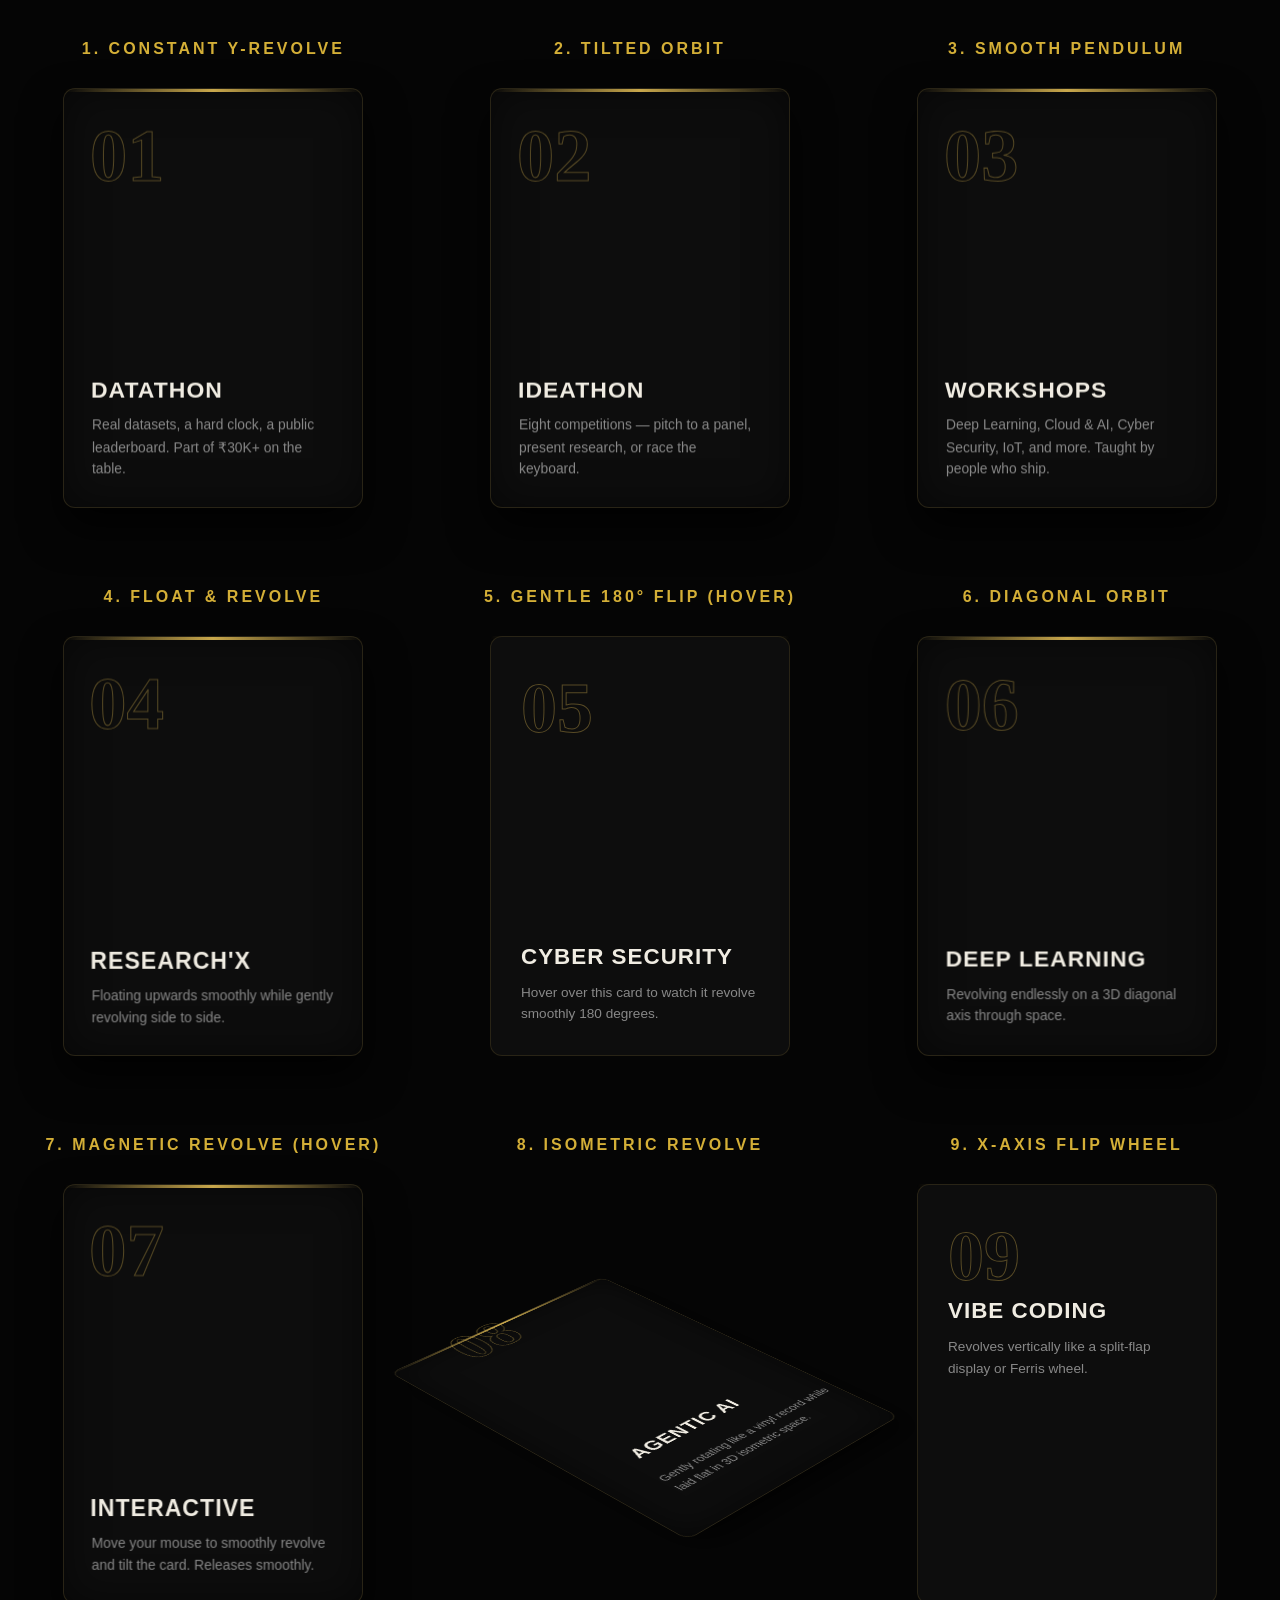
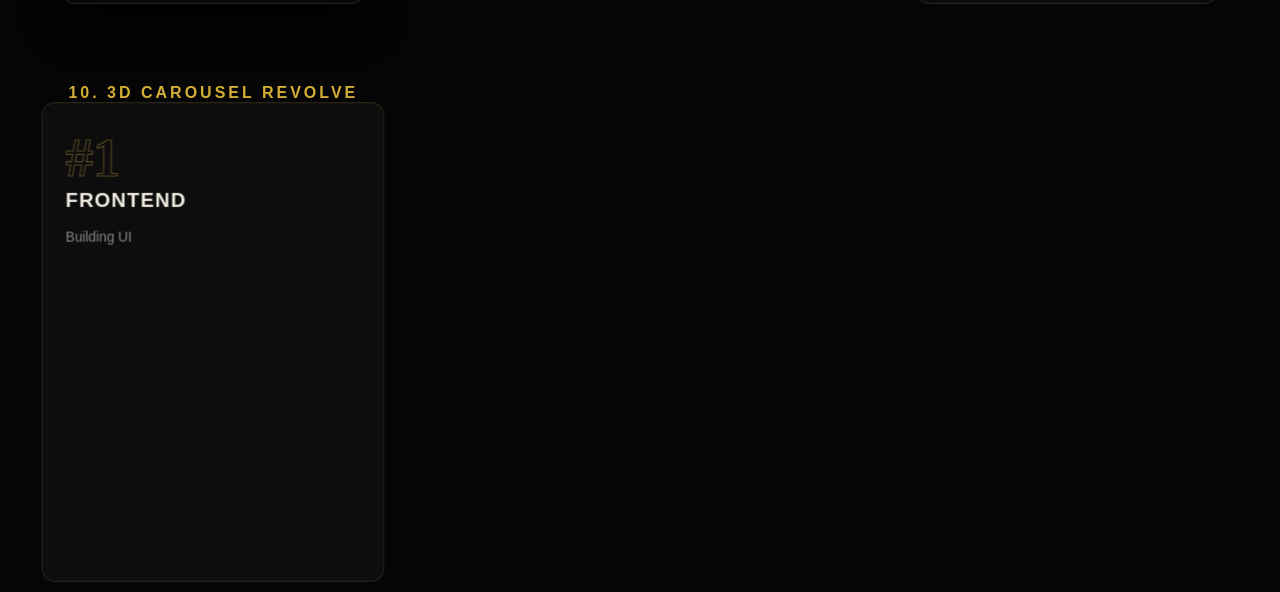
<file: animations/index.html>
<!DOCTYPE html>
<html lang="en">

<head>
    <meta charset="UTF-8">
    <meta name="viewport" content="width=device-width, initial-scale=1.0">
    <title>10 3D Card Animations - Black & Gold</title>
    <style>
        :root {
            /* Vyuha Brand Colors */
            --bg: #050505;
            --bg-light: #0a0a0a;
            --bg-card: #0d0d0d;
            --gold: #C9A84C;
            --gold-light: #D4AF37;
            --gold-dim: rgba(201, 168, 76, 0.15);
            --gold-glow: rgba(201, 168, 76, 0.3);
            --white: #f0ece2;
            --gray: #888888;
        }

        body {
            margin: 0;
            padding: 40px;
            background: var(--bg);
            color: var(--white);
            font-family: 'Inter', sans-serif;
            min-height: 100vh;
            overflow-x: hidden;
            display: grid;
            grid-template-columns: repeat(auto-fit, minmax(320px, 1fr));
            gap: 80px;
            justify-items: center;
            align-items: center;
        }

        .demo-wrapper {
            display: flex;
            flex-direction: column;
            align-items: center;
            gap: 30px;
            width: 100%;
        }

        .demo-title {
            font-size: 1rem;
            color: var(--gold-light);
            font-weight: 600;
            text-transform: uppercase;
            letter-spacing: 3px;
        }

        /* Base Card Styling - Black & Gold */
        .card {
            width: 300px;
            height: 420px;
            background: var(--bg-card);
            border: 1px solid var(--gold-dim);
            border-radius: 12px;
            padding: 30px;
            box-sizing: border-box;
            position: relative;
            transform-style: preserve-3d;
            box-shadow: 0 20px 40px rgba(0, 0, 0, 0.8), inset 0 0 40px rgba(0, 0, 0, 0.5);
            display: flex;
            flex-direction: column;
        }

        .card::before {
            content: '';
            position: absolute;
            top: 0;
            left: 0;
            width: 100%;
            height: 3px;
            background: linear-gradient(90deg, transparent, var(--gold), transparent);
            border-top-left-radius: 12px;
            border-top-right-radius: 12px;
        }

        .card-number {
            font-size: 4.5rem;
            font-weight: 900;
            color: transparent;
            -webkit-text-stroke: 1px rgba(201, 168, 76, 0.4);
            margin-bottom: auto;
            transform: translateZ(40px);
            font-family: 'Playfair Display', serif;
        }

        .card-title {
            font-size: 1.4rem;
            font-weight: 700;
            text-transform: uppercase;
            margin-bottom: 12px;
            transform: translateZ(30px);
            color: var(--white);
            letter-spacing: 1px;
        }

        .card-desc {
            font-size: 0.85rem;
            color: var(--gray);
            line-height: 1.6;
            transform: translateZ(20px);
        }

        /* =========================================
           1. Smooth Continuous Revolve (Y-Axis)
           ========================================= */
        .anim-1-wrapper {
            perspective: 1200px;
        }

        .anim-1 {
            animation: revolveY 14s linear infinite;
        }

        @keyframes revolveY {
            from {
                transform: rotateY(0deg);
            }

            to {
                transform: rotateY(360deg);
            }
        }

        /* =========================================
           2. Tilted Orbit (Smooth 360 Revolve)
           ========================================= */
        .anim-2-wrapper {
            perspective: 1200px;
        }

        .anim-2 {
            animation: orbitY 8s linear infinite;
        }

        @keyframes orbitY {
            0% {
                transform: rotateX(15deg) rotateY(0deg) translateZ(40px);
            }

            100% {
                transform: rotateX(15deg) rotateY(360deg) translateZ(40px);
            }
        }

        /* =========================================
           3. Gentle Pendulum Revolve
           ========================================= */
        .anim-3-wrapper {
            perspective: 1200px;
        }

        .anim-3 {
            animation: pendulum 6s ease-in-out infinite;
        }

        @keyframes pendulum {

            0%,
            100% {
                transform: rotateY(-25deg);
            }

            50% {
                transform: rotateY(25deg);
            }
        }

        /* =========================================
           4. Floating & Revolving (Y + Transform)
           ========================================= */
        .anim-4-wrapper {
            perspective: 1000px;
        }

        .anim-4 {
            animation: floatRevolve 10s ease-in-out infinite;
        }

        @keyframes floatRevolve {

            0%,
            100% {
                transform: translateY(0) rotateY(-15deg);
                box-shadow: 0 20px 40px rgba(0, 0, 0, 0.8);
            }

            50% {
                transform: translateY(-30px) rotateY(15deg);
                box-shadow: 0 50px 60px rgba(201, 168, 76, 0.1);
            }
        }

        /* =========================================
           5. Smooth 180° Flip on Hover
           ========================================= */
        .anim-5-wrapper {
            perspective: 1200px;
        }

        .anim-5 {
            transition: transform 1.2s cubic-bezier(0.4, 0, 0.2, 1);
        }

        .anim-5-wrapper:hover .anim-5 {
            transform: rotateY(180deg);
        }

        .anim-5 .card-front,
        .anim-5 .card-back {
            position: absolute;
            inset: 0;
            backface-visibility: hidden;
            padding: 30px;
            border-radius: 12px;
            display: flex;
            flex-direction: column;
            background: var(--bg-card);
            border: 1px solid var(--gold-dim);
        }

        .anim-5 .card-back {
            transform: rotateY(180deg);
            justify-content: center;
            align-items: center;
            text-align: center;
        }

        .anim-5 .card-back h3 {
            color: var(--gold);
        }

        /* =========================================
           6. Smooth Diagonal Spin
           ========================================= */
        .anim-6-wrapper {
            perspective: 1500px;
        }

        .anim-6 {
            animation: diagonalSpin 12s linear infinite;
        }

        @keyframes diagonalSpin {
            0% {
                transform: rotate3d(1, 1, 0, 0deg);
            }

            100% {
                transform: rotate3d(1, 1, 0, 360deg);
            }
        }

        /* =========================================
           7. Interactive Smooth Magnetic Tilt
           ========================================= */
        .anim-7-wrapper {
            perspective: 1000px;
            width: 300px;
            height: 420px;
        }

        .anim-7 {
            transition: transform 0.6s cubic-bezier(0.23, 1, 0.32, 1);
        }

        /* =========================================
           8. Isometric Rotating Tiles
           ========================================= */
        .anim-8-wrapper {
            perspective: 2000px;
        }

        .anim-8 {
            transform: rotateX(60deg) rotateZ(-45deg);
            animation: isometricRevolve 20s linear infinite;
        }

        @keyframes isometricRevolve {
            0% {
                transform: rotateX(60deg) rotateZ(0deg);
            }

            100% {
                transform: rotateX(60deg) rotateZ(360deg);
            }
        }

        /* =========================================
           9. Revolving Display (X-Axis Flip)
           ========================================= */
        .anim-9-wrapper {
            perspective: 1200px;
        }

        .anim-9 {
            animation: flipWheel 8s ease-in-out infinite;
        }

        @keyframes flipWheel {

            0%,
            20% {
                transform: rotateX(0deg);
            }

            40%,
            60% {
                transform: rotateX(180deg);
            }

            80%,
            100% {
                transform: rotateX(360deg);
            }
        }

        .anim-9 .card-front,
        .anim-9 .card-back {
            position: absolute;
            inset: 0;
            backface-visibility: hidden;
            padding: 30px;
            background: var(--bg-card);
            border: 1px solid var(--gold-dim);
            border-radius: 12px;
        }

        .anim-9 .card-back {
            transform: rotateX(180deg);
            display: flex;
            flex-direction: column;
            justify-content: center;
            align-items: center;
        }

        /* =========================================
           10. Golden Ring Orbit (Multiple Cards)
           ========================================= */
        .anim-10-wrapper {
            perspective: 1200px;
            width: 300px;
            height: 420px;
            position: relative;
        }

        .orbit-container {
            width: 100%;
            height: 100%;
            position: absolute;
            transform-style: preserve-3d;
            animation: carousel 12s infinite linear;
        }

        @keyframes carousel {
            from {
                transform: rotateY(0deg);
            }

            to {
                transform: rotateY(360deg);
            }
        }

        .orbit-card {
            position: absolute;
            inset: 0;
            background: var(--bg-card);
            border: 1px solid var(--gold-dim);
            border-radius: 12px;
            padding: 20px;
            backface-visibility: hidden;
        }

        .orbit-card:nth-child(1) {
            transform: translateZ(150px);
        }

        .orbit-card:nth-child(2) {
            transform: rotateY(120deg) translateZ(150px);
        }

        .orbit-card:nth-child(3) {
            transform: rotateY(240deg) translateZ(150px);
        }

        /* Reduce inner element translates for this small container */
        .orbit-card .card-number {
            transform: translateZ(20px);
            font-size: 3rem;
        }

        .orbit-card .card-title {
            transform: translateZ(15px);
            font-size: 1.1rem;
        }

        .orbit-card .card-desc {
            transform: translateZ(10px);
            font-size: 0.75rem;
        }
    </style>
</head>

<body>

    <!-- 1 -->
    <div class="demo-wrapper anim-1-wrapper">
        <div class="demo-title">1. Constant Y-Revolve</div>
        <div class="card anim-1">
            <div class="card-number">01</div>
            <div class="card-title">Datathon</div>
            <div class="card-desc">Real datasets, a hard clock, a public leaderboard. Part of ₹30K+ on the table.</div>
        </div>
    </div>

    <!-- 2 -->
    <div class="demo-wrapper anim-2-wrapper">
        <div class="demo-title">2. Tilted Orbit</div>
        <div class="card anim-2">
            <div class="card-number">02</div>
            <div class="card-title">Ideathon</div>
            <div class="card-desc">Eight competitions — pitch to a panel, present research, or race the keyboard.</div>
        </div>
    </div>

    <!-- 3 -->
    <div class="demo-wrapper anim-3-wrapper">
        <div class="demo-title">3. Smooth Pendulum</div>
        <div class="card anim-3">
            <div class="card-number">03</div>
            <div class="card-title">Workshops</div>
            <div class="card-desc">Deep Learning, Cloud & AI, Cyber Security, IoT, and more. Taught by people who ship.
            </div>
        </div>
    </div>

    <!-- 4 -->
    <div class="demo-wrapper anim-4-wrapper">
        <div class="demo-title">4. Float & Revolve</div>
        <div class="card anim-4">
            <div class="card-number">04</div>
            <div class="card-title">Research'X</div>
            <div class="card-desc">Floating upwards smoothly while gently revolving side to side.</div>
        </div>
    </div>

    <!-- 5 -->
    <div class="demo-wrapper anim-5-wrapper">
        <div class="demo-title">5. Gentle 180° Flip (Hover)</div>
        <div class="card anim-5" style="background:none; border:none; padding:0; box-shadow:none;">
            <div class="card-front">
                <div class="card-number">05</div>
                <div class="card-title">Cyber Security</div>
                <div class="card-desc">Hover over this card to watch it revolve smoothly 180 degrees.</div>
            </div>
            <div class="card-back">
                <h3 style="transform: translateZ(40px)">THE ARENA</h3>
                <p style="transform: translateZ(20px); color: var(--gray); font-size: 0.85rem;">Brackets, big screens, a
                    loud room. Bring your squad.</p>
            </div>
        </div>
    </div>

    <!-- 6 -->
    <div class="demo-wrapper anim-6-wrapper">
        <div class="demo-title">6. Diagonal Orbit</div>
        <div class="card anim-6">
            <div class="card-number">06</div>
            <div class="card-title">Deep Learning</div>
            <div class="card-desc">Revolving endlessly on a 3D diagonal axis through space.</div>
        </div>
    </div>

    <!-- 7 -->
    <div class="demo-wrapper">
        <div class="demo-title">7. Magnetic Revolve (Hover)</div>
        <div class="anim-7-wrapper" id="magneticWrapper">
            <div class="card anim-7" id="magneticCard">
                <div class="card-number">07</div>
                <div class="card-title">Interactive</div>
                <div class="card-desc">Move your mouse to smoothly revolve and tilt the card. Releases smoothly.</div>
            </div>
        </div>
    </div>

    <!-- 8 -->
    <div class="demo-wrapper anim-8-wrapper">
        <div class="demo-title">8. Isometric Revolve</div>
        <div class="card anim-8">
            <div class="card-number">08</div>
            <div class="card-title">Agentic AI</div>
            <div class="card-desc">Gently rotating like a vinyl record while laid flat in 3D isometric space.</div>
        </div>
    </div>

    <!-- 9 -->
    <div class="demo-wrapper anim-9-wrapper">
        <div class="demo-title">9. X-Axis Flip Wheel</div>
        <div class="card anim-9" style="background:none; border:none; padding:0; box-shadow:none;">
            <div class="card-front">
                <div class="card-number">09</div>
                <div class="card-title">Vibe Coding</div>
                <div class="card-desc">Revolves vertically like a split-flap display or Ferris wheel.</div>
            </div>
            <div class="card-back">
                <div class="card-number">09</div>
                <div class="card-title">Revealed</div>
            </div>
        </div>
    </div>

    <!-- 10 -->
    <div class="demo-wrapper">
        <div class="demo-title">10. 3D Carousel Revolve</div>
        <div class="anim-10-wrapper">
            <div class="orbit-container">
                <div class="orbit-card">
                    <div class="card-number">#1</div>
                    <div class="card-title">Frontend</div>
                    <div class="card-desc">Building UI</div>
                </div>
                <div class="orbit-card">
                    <div class="card-number">#2</div>
                    <div class="card-title">Backend</div>
                    <div class="card-desc">Building APIs</div>
                </div>
                <div class="orbit-card">
                    <div class="card-number">#3</div>
                    <div class="card-title">AI/ML</div>
                    <div class="card-desc">Building Brains</div>
                </div>
            </div>
        </div>
    </div>

    <script>
        const card7 = document.getElementById('magneticCard');
        const wrapper7 = document.getElementById('magneticWrapper');

        wrapper7.addEventListener('mousemove', (e) => {
            const rect = wrapper7.getBoundingClientRect();
            const x = e.clientX - rect.left;
            const y = e.clientY - rect.top;

            const centerX = rect.width / 2;
            const centerY = rect.height / 2;

            const rotateX = ((y - centerY) / centerY) * -20;
            const rotateY = ((x - centerX) / centerX) * 20;

            card7.style.transform = `rotateX(${rotateX}deg) rotateY(${rotateY}deg)`;
            card7.style.transition = `transform 0.1s ease-out`;
        });

        wrapper7.addEventListener('mouseleave', () => {
            card7.style.transform = `rotateX(0deg) rotateY(0deg)`;
            card7.style.transition = `transform 0.8s cubic-bezier(0.23, 1, 0.32, 1)`;
        });
    </script>
</body>

</html>
</file>
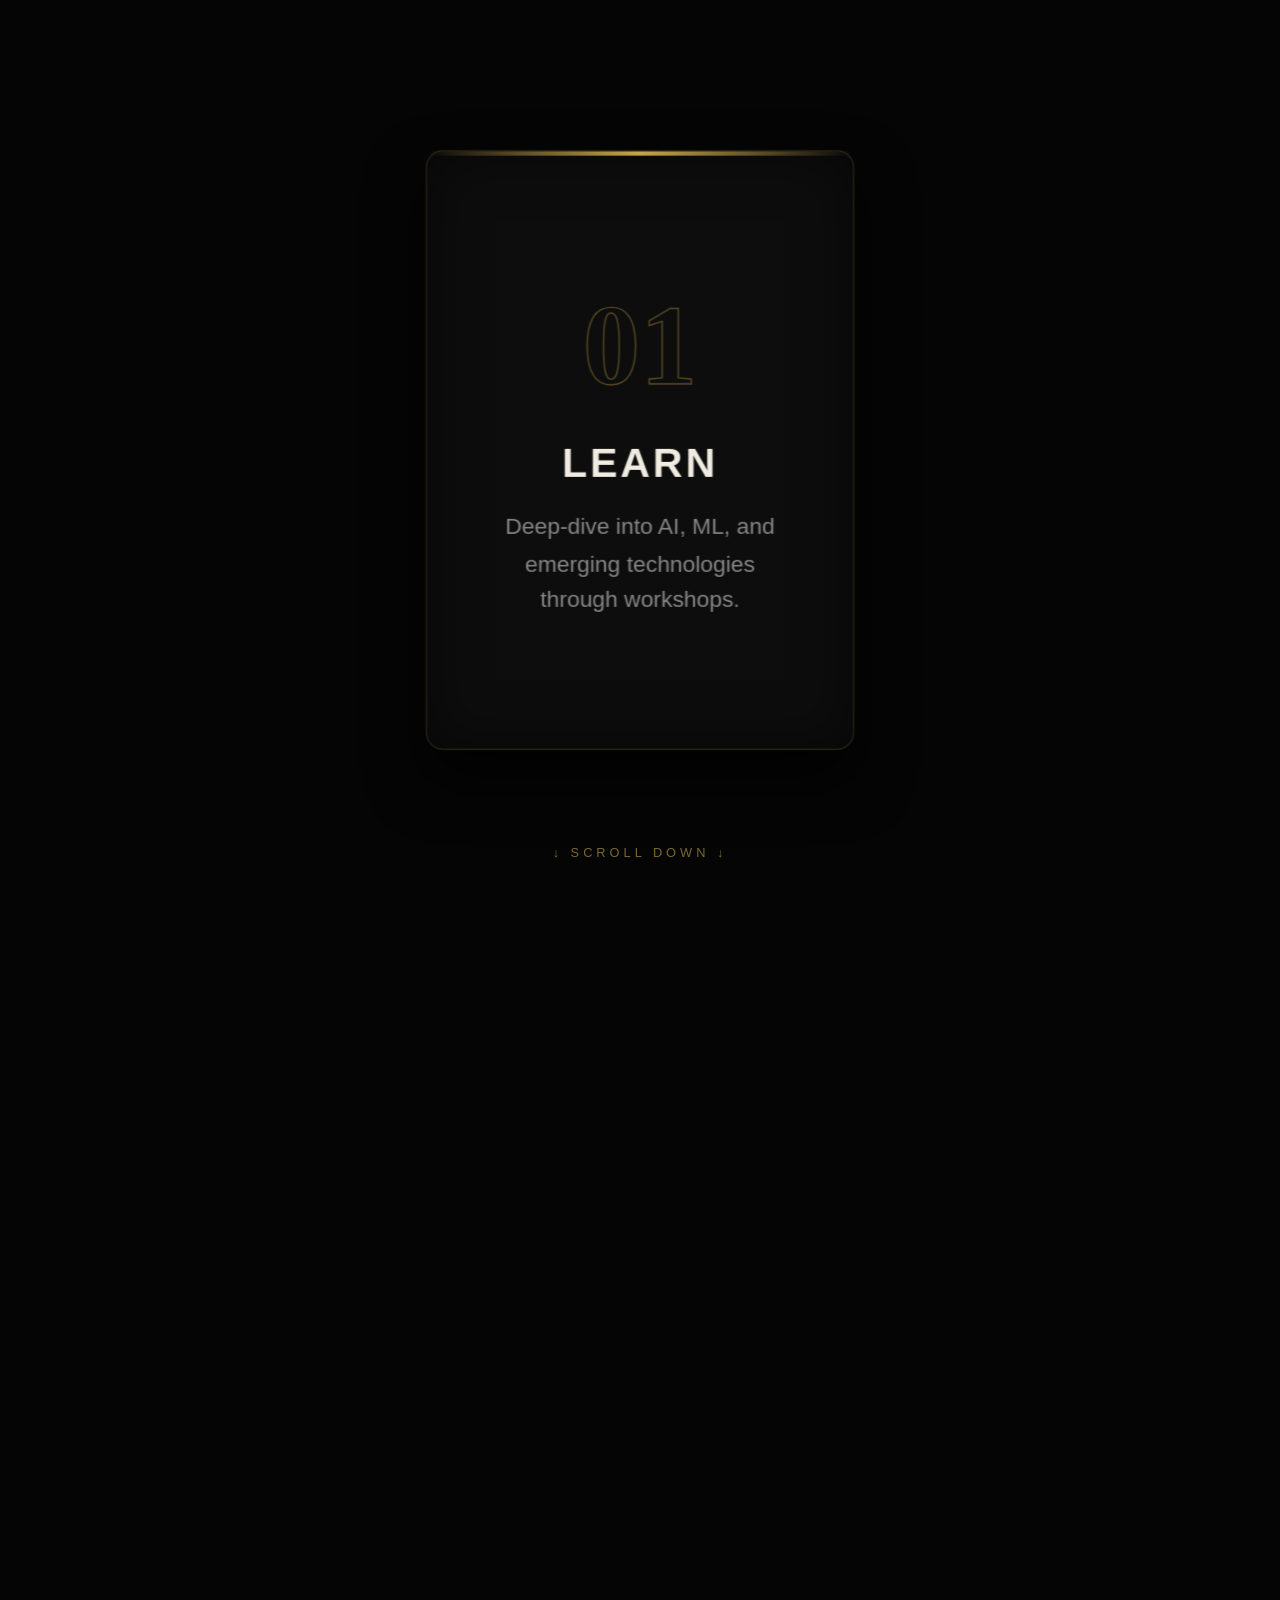
<file: animations/scroll-carousel.html>
<!DOCTYPE html>
<html lang="en">

<head>
    <meta charset="UTF-8">
    <meta name="viewport" content="width=device-width, initial-scale=1.0">
    <title>Scroll-Linked 3D Carousel - Vyuha</title>
    <style>
        :root {
            --bg: #050505;
            --bg-card: #0d0d0d;
            --gold: #C9A84C;
            --gold-dim: rgba(201, 168, 76, 0.15);
            --white: #f0ece2;
            --gray: #888888;
        }

        body {
            margin: 0;
            padding: 0;
            background: var(--bg);
            color: var(--white);
            font-family: 'Inter', sans-serif;
            /* Give the body a large height so the user can scroll to rotate the carousel */
            height: 400vh;
            overflow-x: hidden;
        }

        /* Sticky container that stays in the viewport while scrolling down */
        .sticky-wrapper {
            position: sticky;
            top: 0;
            left: 0;
            width: 100vw;
            height: 100vh;
            display: flex;
            align-items: center;
            justify-content: center;
            perspective: 1500px;
            overflow: hidden;
        }

        /* The rotating axle */
        .orbit-container {
            position: relative;
            width: 300px;
            height: 420px;
            transform-style: preserve-3d;
            /* Start facing the first card */
            transform: rotateY(0deg);
            /* Smoothly transition when JS updates the transform */
            transition: transform 0.1s cubic-bezier(0.23, 1, 0.32, 1);
        }

        .orbit-card {
            position: absolute;
            inset: 0;
            background: var(--bg-card);
            border: 1px solid var(--gold-dim);
            border-radius: 12px;
            padding: 40px;
            box-sizing: border-box;
            box-shadow: 0 20px 40px rgba(0, 0, 0, 0.8), inset 0 0 40px rgba(0, 0, 0, 0.5);
            backface-visibility: hidden;
            display: flex;
            flex-direction: column;
            justify-content: center;
            align-items: center;
            text-align: center;
        }

        .orbit-card::before {
            content: '';
            position: absolute;
            top: 0;
            left: 0;
            width: 100%;
            height: 3px;
            background: linear-gradient(90deg, transparent, var(--gold), transparent);
            border-top-left-radius: 12px;
            border-top-right-radius: 12px;
        }

        /* 
           Positions each card in the 3D circle. 
           translateZ(500px) pushes them far apart. 
           (In the previous version, it was only 150px).
        */
        .orbit-card:nth-child(1) {
            transform: rotateY(0deg) translateZ(450px);
        }

        .orbit-card:nth-child(2) {
            transform: rotateY(120deg) translateZ(450px);
        }

        .orbit-card:nth-child(3) {
            transform: rotateY(240deg) translateZ(450px);
        }

        .card-number {
            font-size: 5rem;
            font-weight: 900;
            color: transparent;
            -webkit-text-stroke: 1px rgba(201, 168, 76, 0.4);
            margin-bottom: 20px;
            font-family: 'Playfair Display', serif;
        }

        .card-title {
            font-size: 1.8rem;
            font-weight: 700;
            text-transform: uppercase;
            margin-bottom: 15px;
            color: var(--white);
            letter-spacing: 2px;
        }

        .card-desc {
            font-size: 1rem;
            color: var(--gray);
            line-height: 1.6;
        }

        .scroll-instructions {
            position: absolute;
            bottom: 40px;
            left: 50%;
            transform: translateX(-50%);
            font-size: 0.8rem;
            letter-spacing: 4px;
            text-transform: uppercase;
            color: var(--gold);
            opacity: 0.6;
            animation: bounce 2s infinite;
        }

        @keyframes bounce {

            0%,
            100% {
                transform: translate(-50%, 0);
            }

            50% {
                transform: translate(-50%, 10px);
            }
        }
    </style>
</head>

<body>

    <div class="sticky-wrapper">
        <div class="orbit-container" id="carousel">
            <!-- Card 1 -->
            <div class="orbit-card">
                <div class="card-number">01</div>
                <div class="card-title">LEARN</div>
                <div class="card-desc">Deep-dive into AI, ML, and emerging technologies through workshops.</div>
            </div>
            <!-- Card 2 -->
            <div class="orbit-card">
                <div class="card-number">02</div>
                <div class="card-title">EXPERIMENT</div>
                <div class="card-desc">Push boundaries with hands-on projects and real-world datasets.</div>
            </div>
            <!-- Card 3 -->
            <div class="orbit-card">
                <div class="card-number">03</div>
                <div class="card-title">BUILD</div>
                <div class="card-desc">Turn ideas into working prototypes that solve real problems.</div>
            </div>
        </div>

        <div class="scroll-instructions">↓ Scroll Down ↓</div>
    </div>

    <script>
        const carousel = document.getElementById('carousel');

        window.addEventListener('scroll', () => {
            // How far down the user has scrolled
            const scrollTop = document.documentElement.scrollTop || document.body.scrollTop;

            // Total scrollable height
            const maxScroll = document.documentElement.scrollHeight - window.innerHeight;

            // Calculate a percentage of the total scroll (0 to 1)
            const scrollFraction = scrollTop / maxScroll;

            // Multiply by -360 to smoothly rotate a full 360 degrees as the user scrolls to the bottom
            // Negative value ensures we rotate to the next card correctly
            const rotationDegrees = scrollFraction * -360;

            // Apply the rotation dynamically
            carousel.style.transform = `rotateY(${rotationDegrees}deg)`;
        });
    </script>
</body>

</html>
</file>
